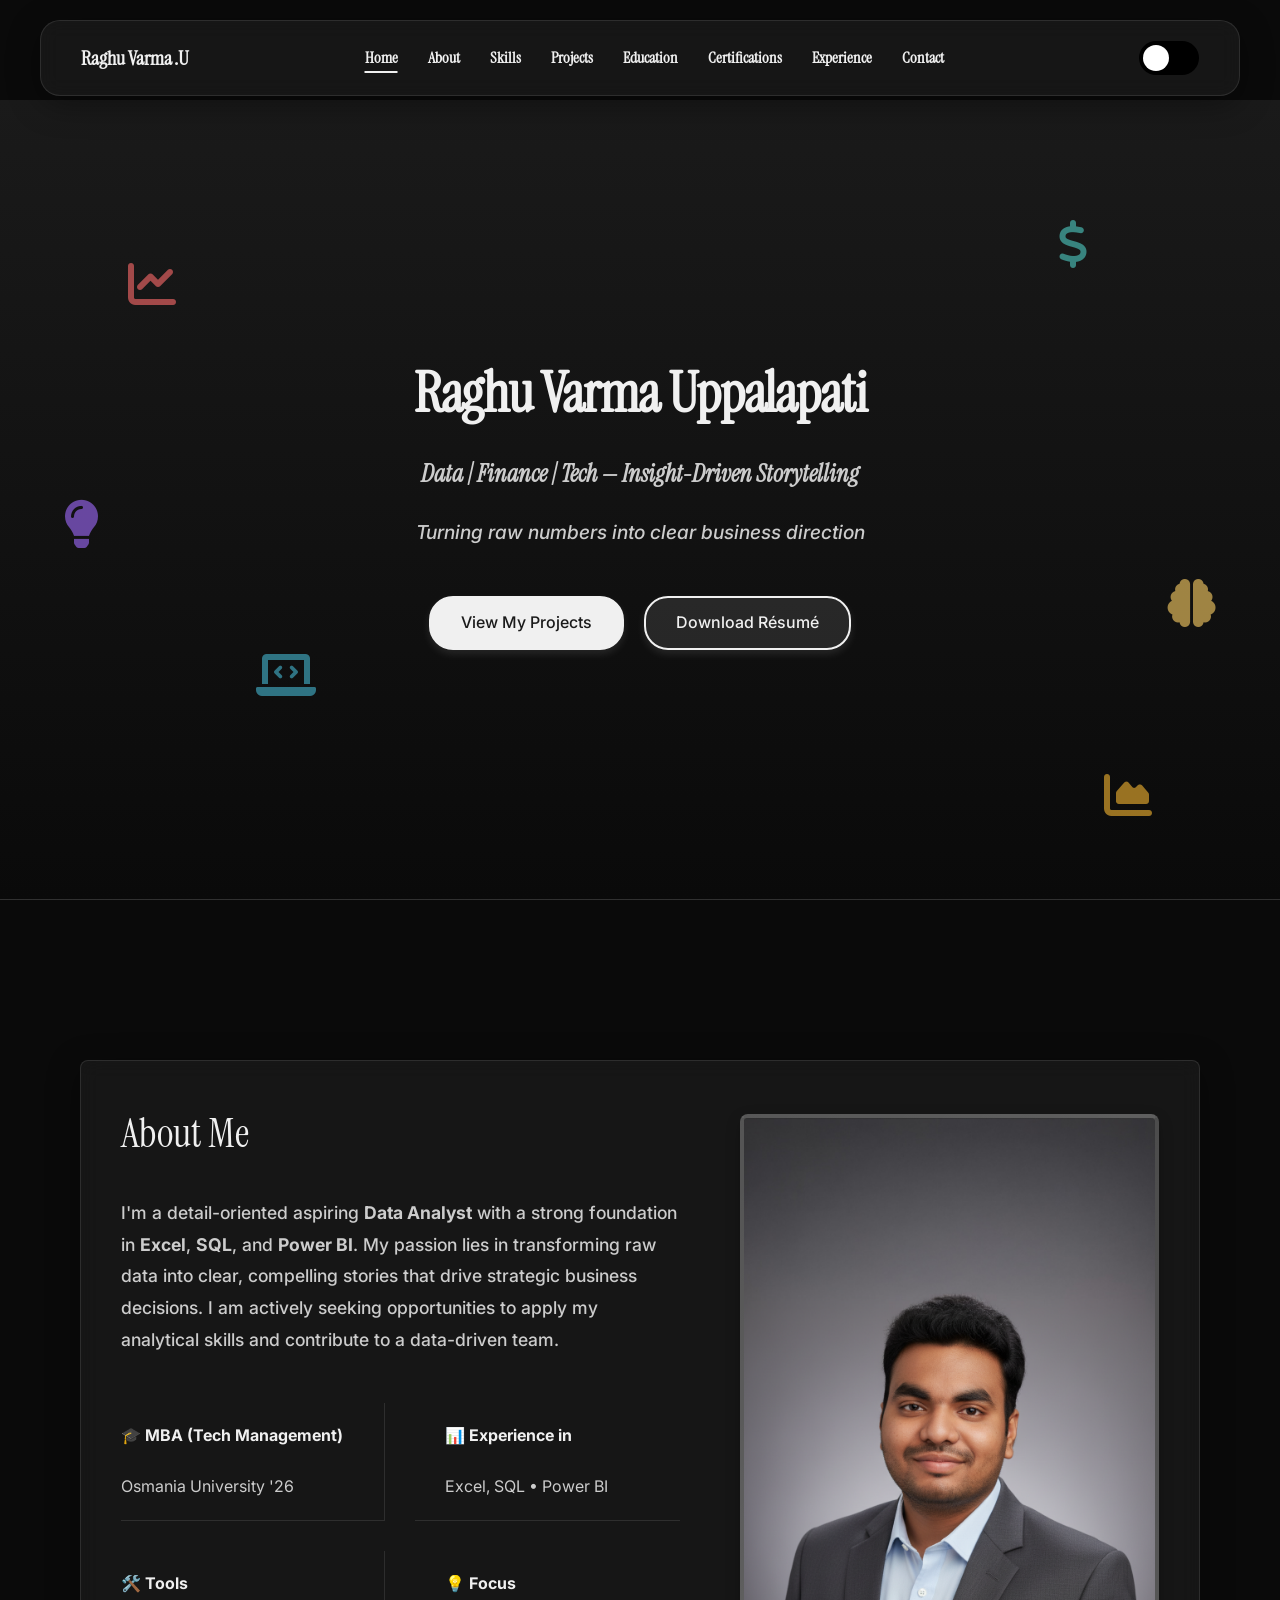
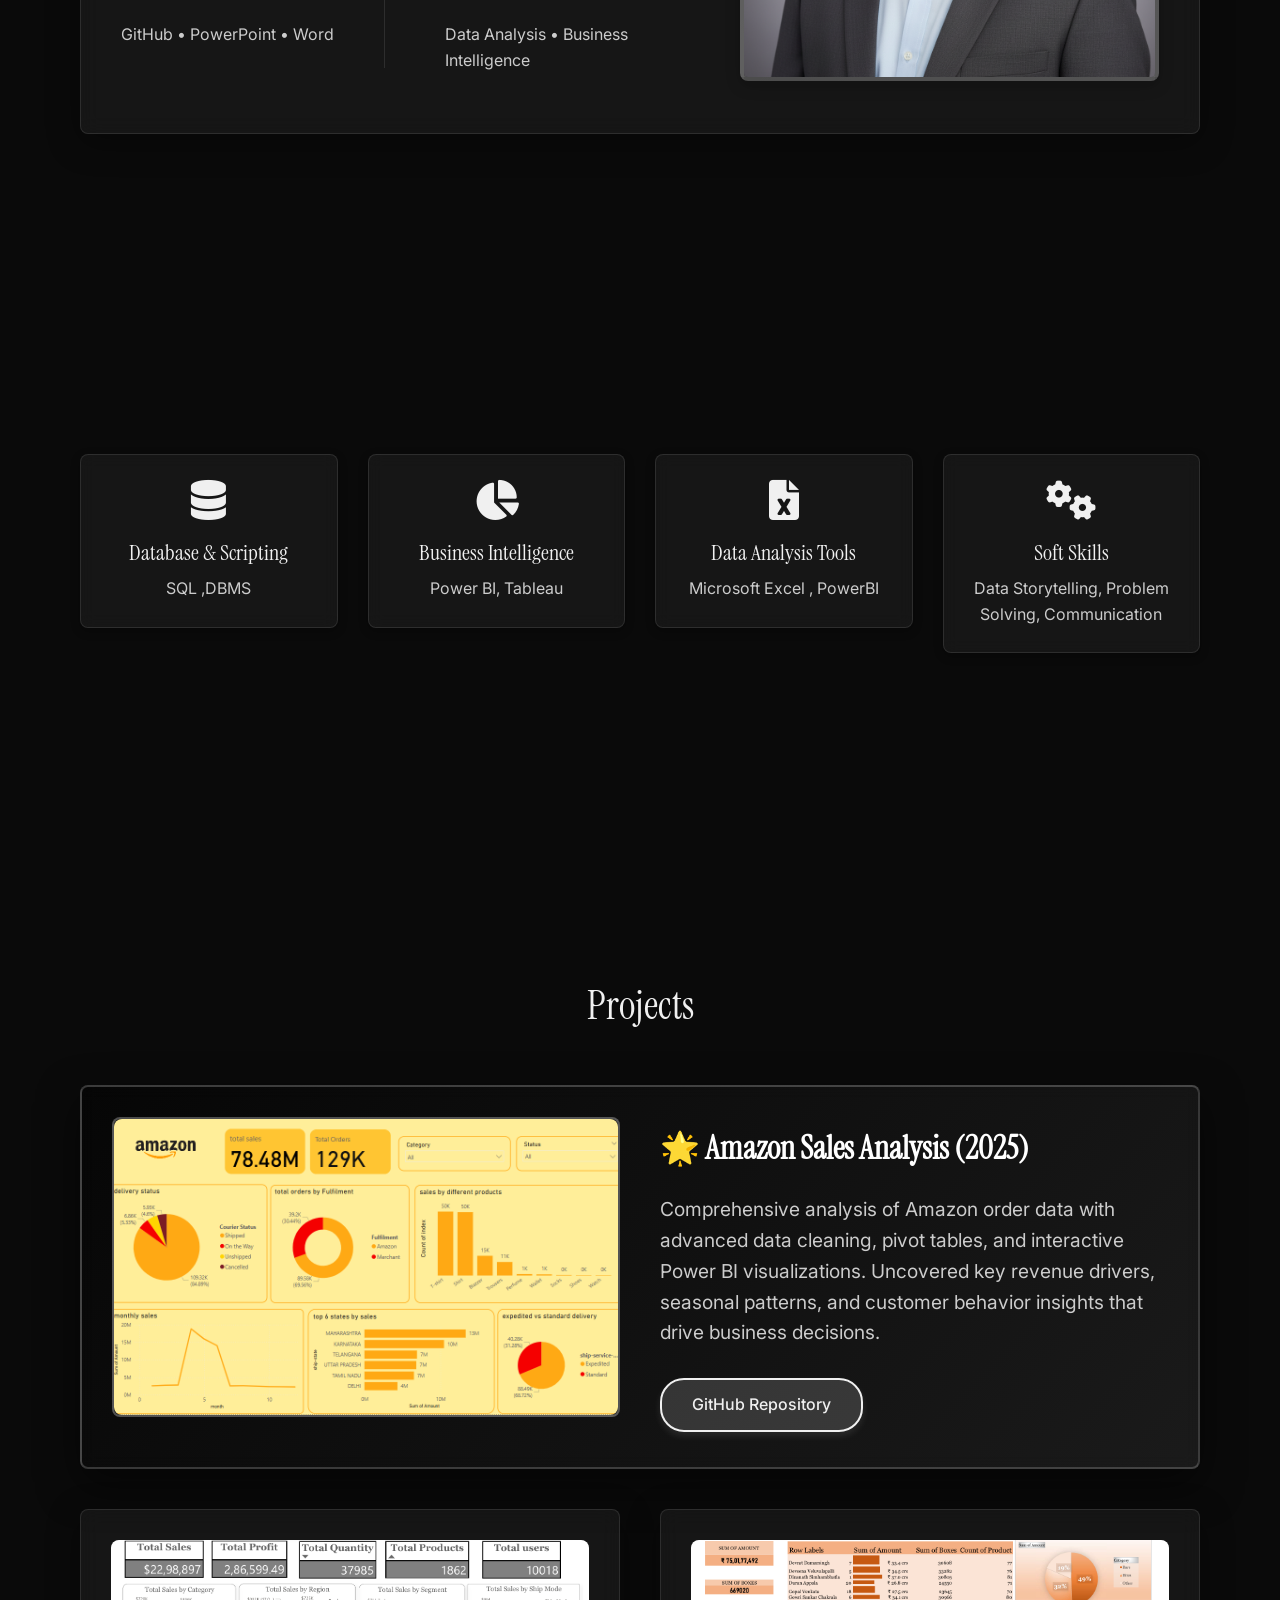
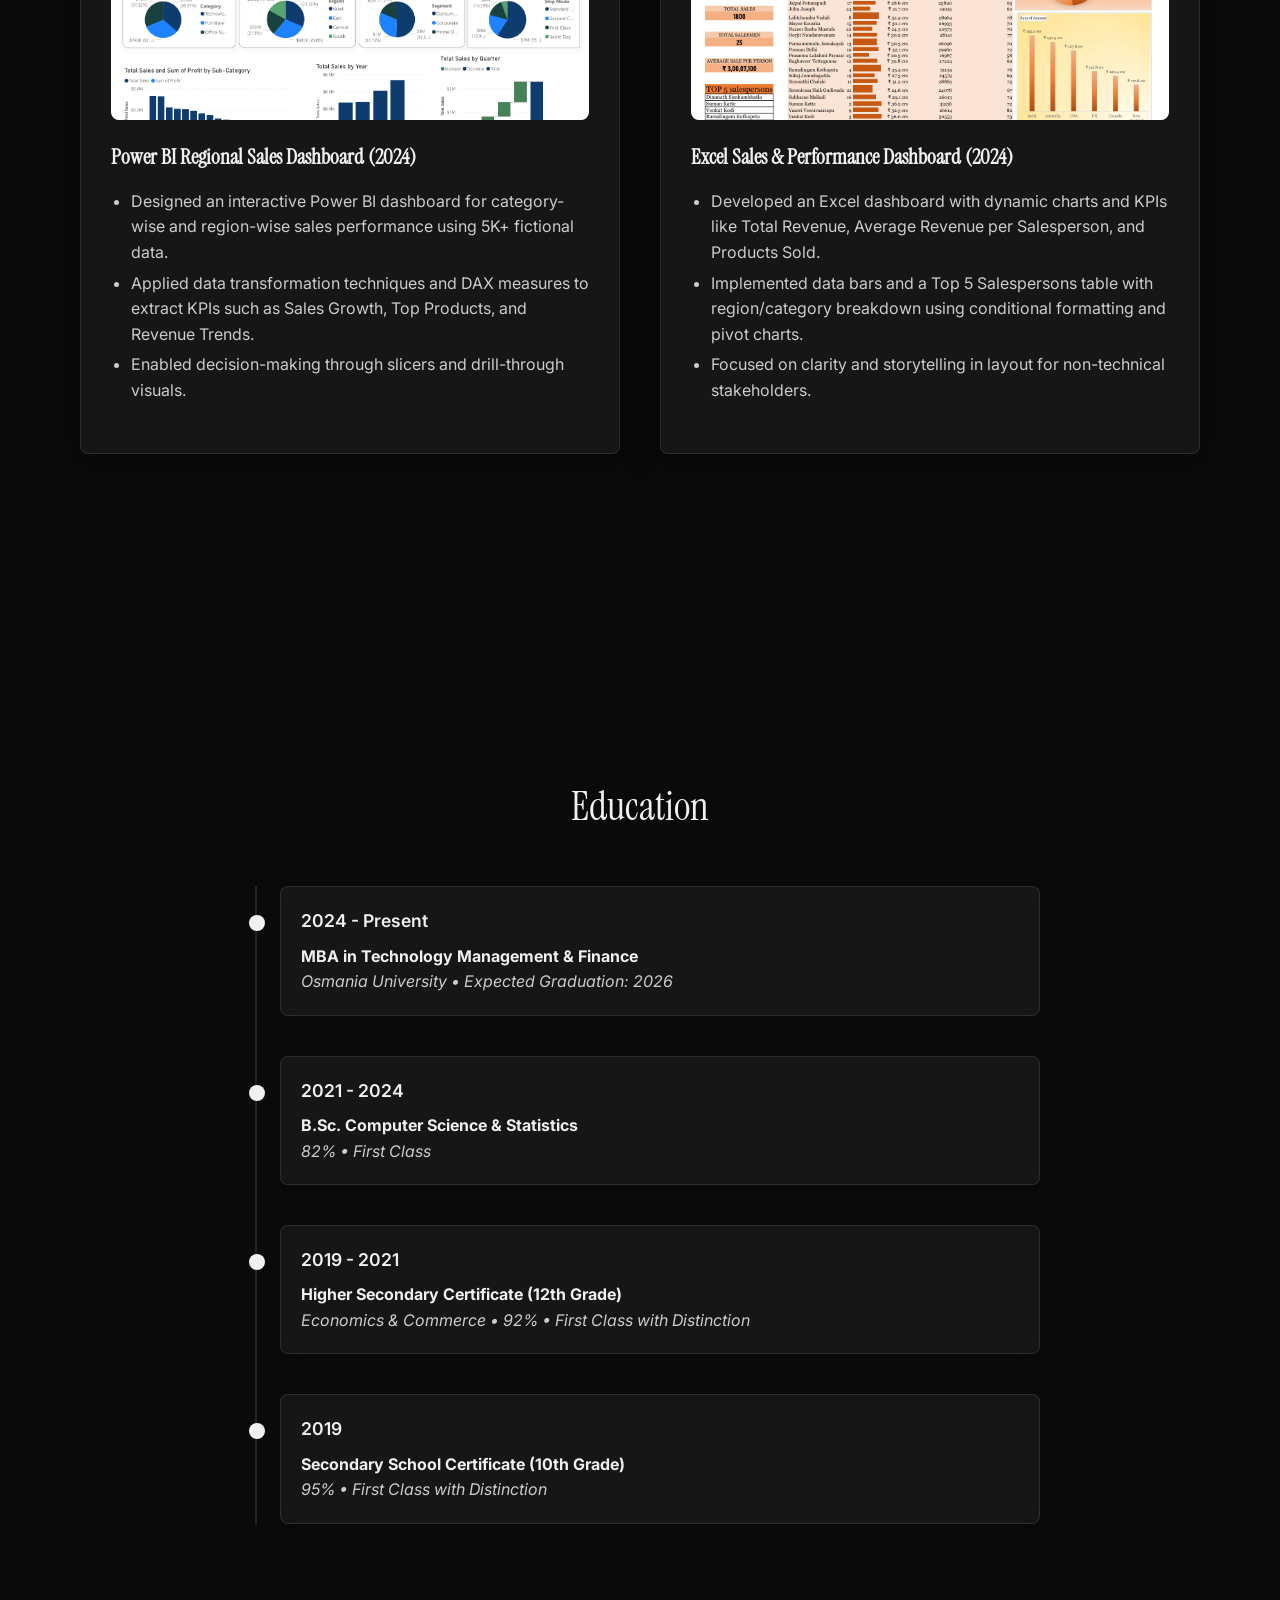
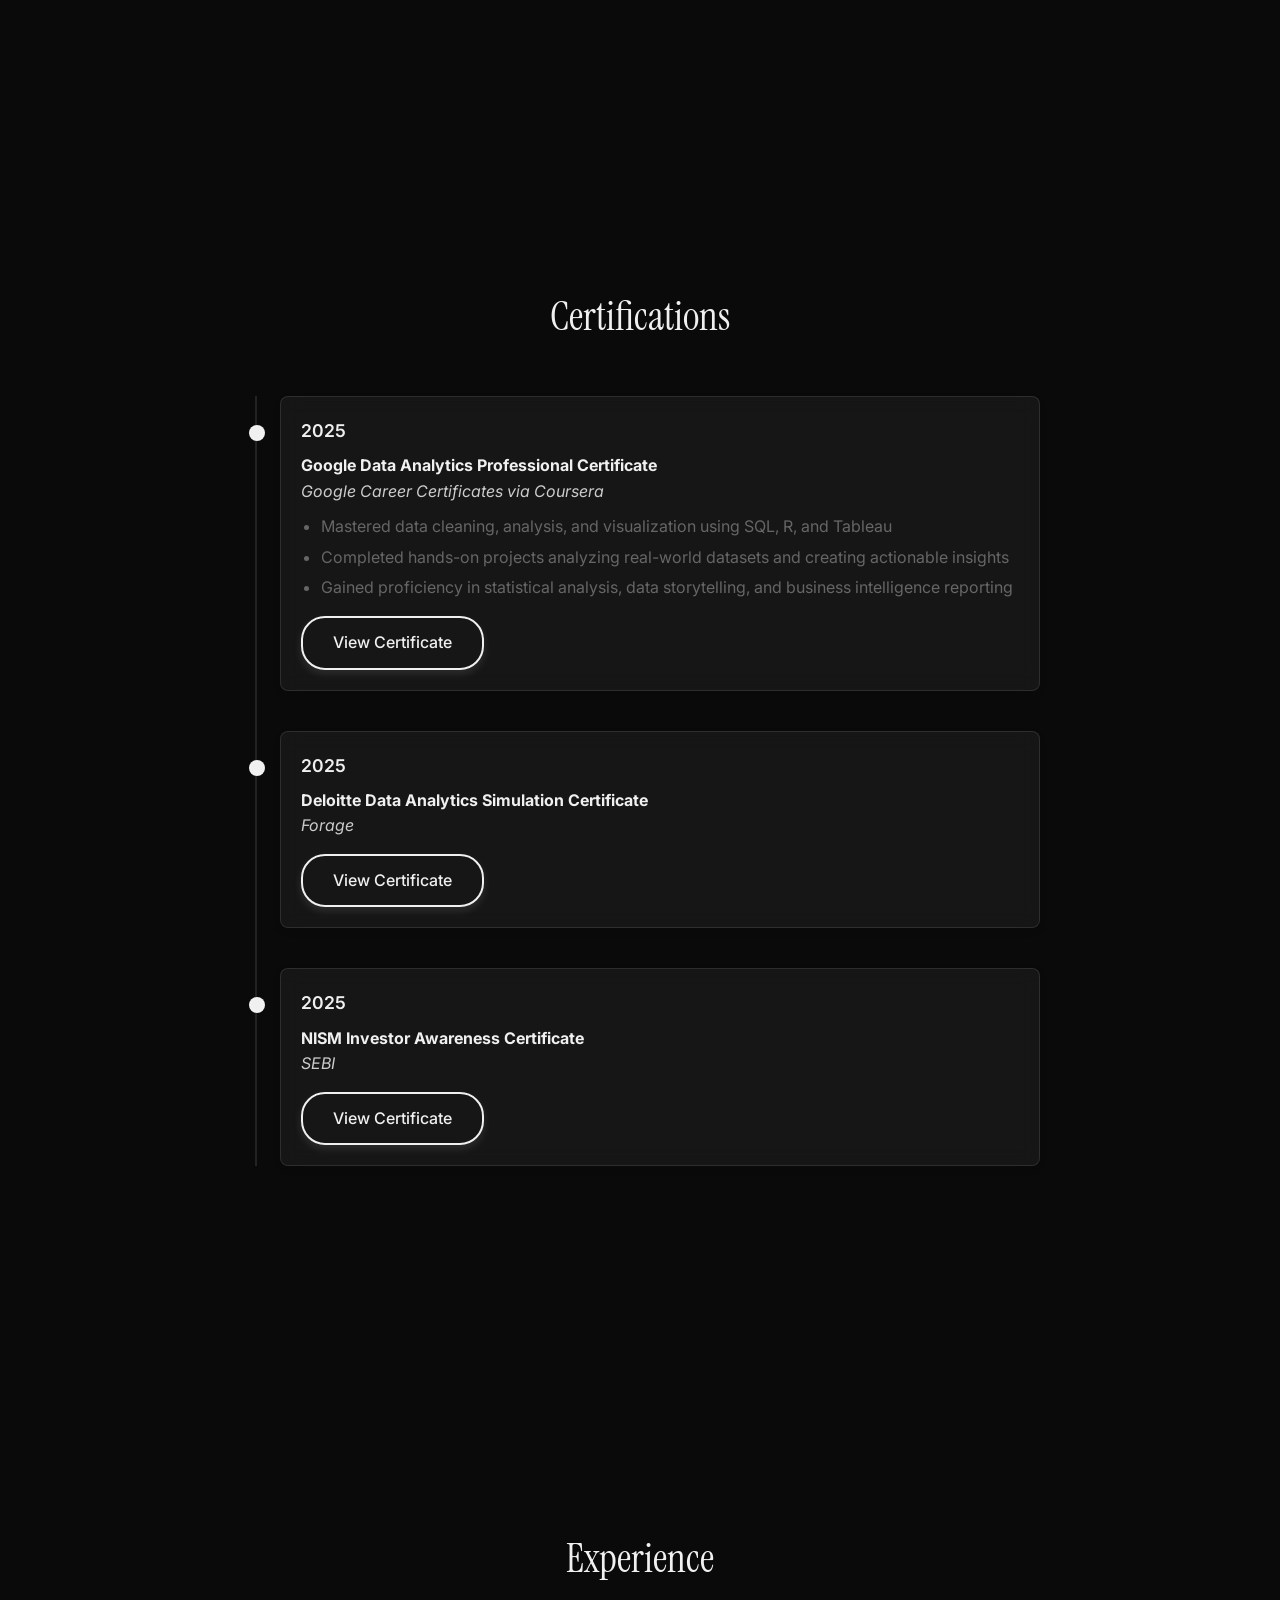
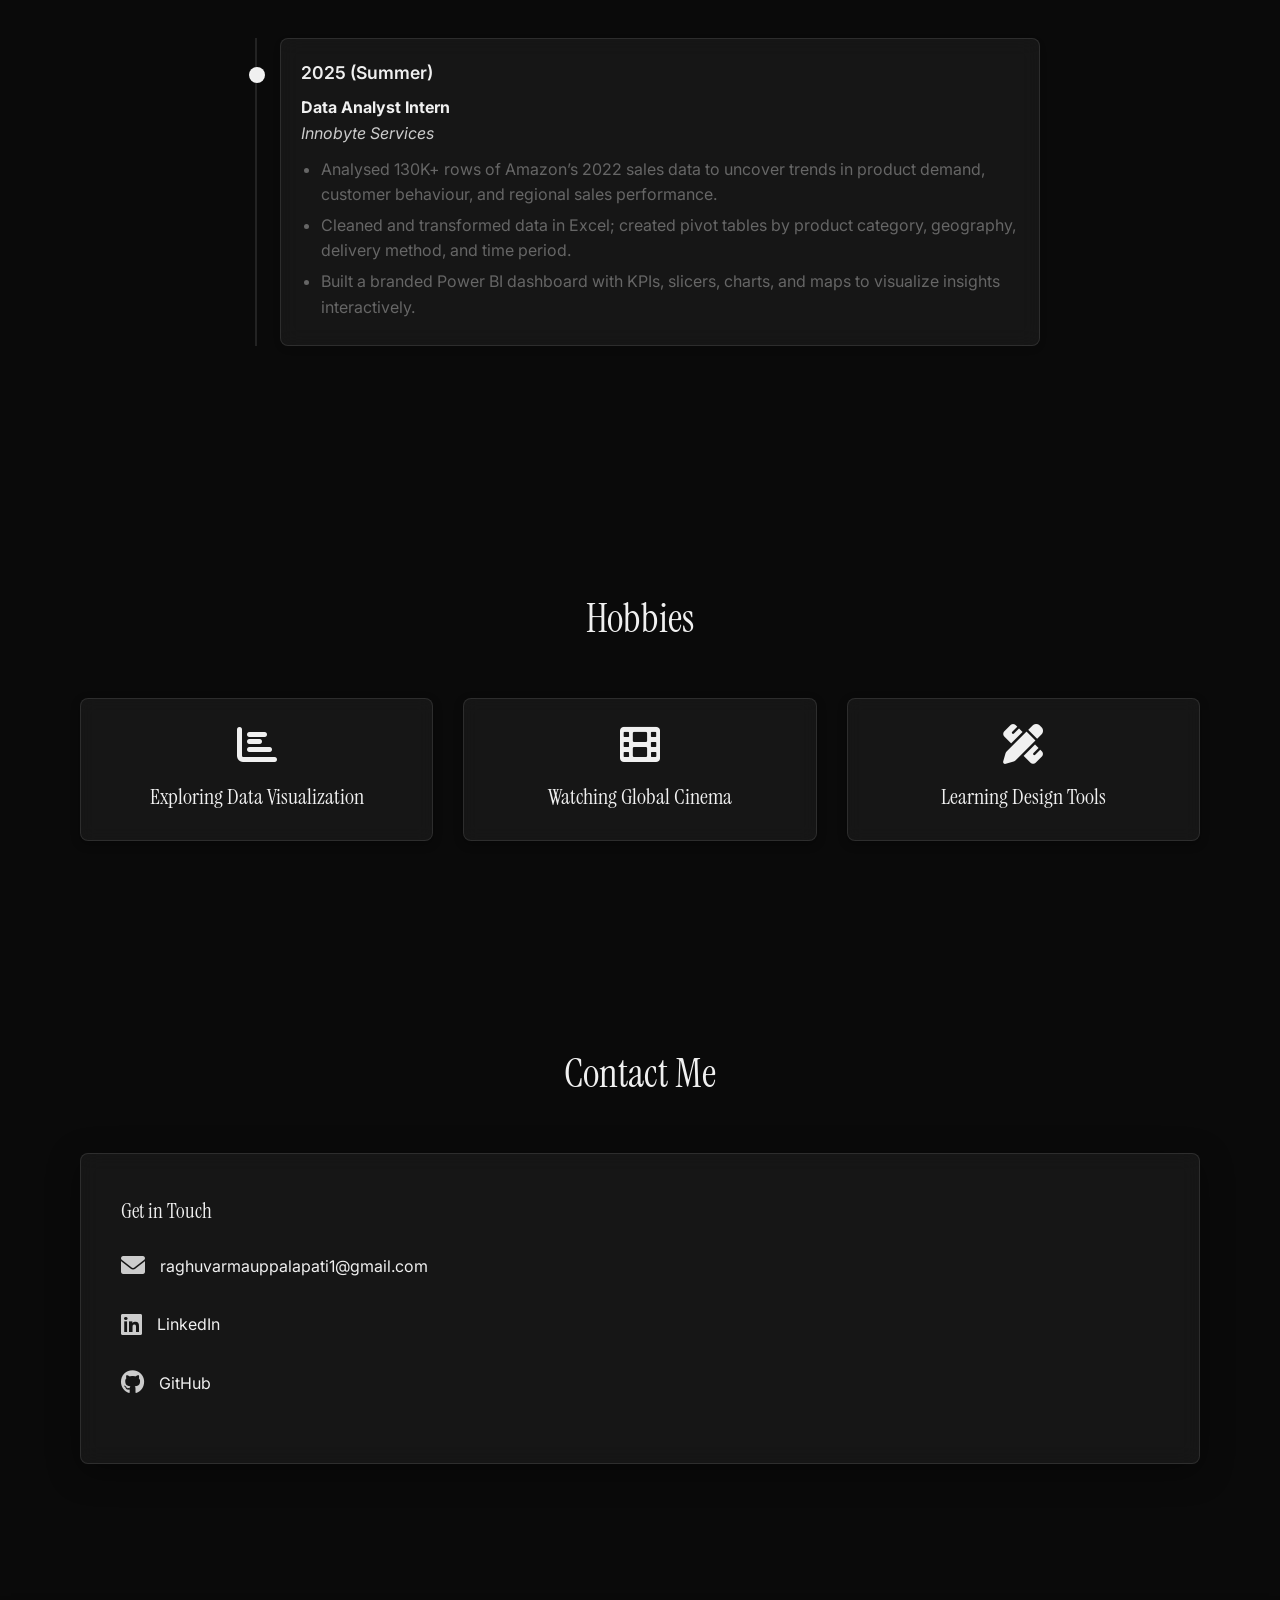
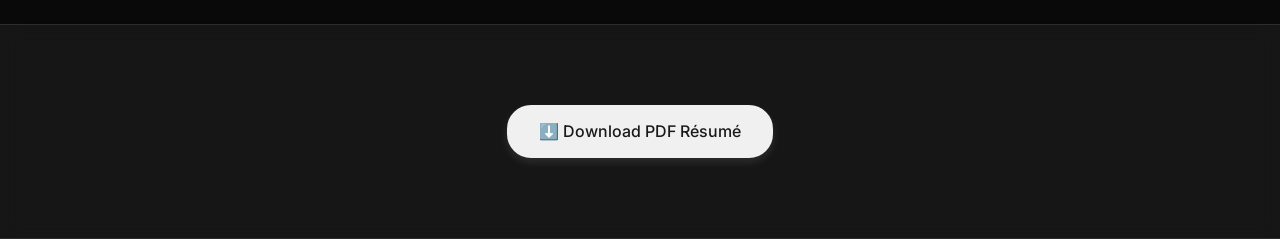
<file: index.html>
<!DOCTYPE html>
<html lang="en">
<head>
    <meta charset="UTF-8">
    <meta name="viewport" content="width=device-width, initial-scale=1.0">
    <title>Raghu Varma Uppalapati - Data Analyst Portfolio</title>
    <link rel="preconnect" href="https://fonts.googleapis.com">
    <link rel="preconnect" href="https://fonts.gstatic.com" crossorigin>
    <!-- Instrument Serif for headings and display text -->
    <link href="https://fonts.googleapis.com/css2?family=Instrument+Serif:ital@0;1&display=swap" rel="stylesheet">
    <!-- Inter for body text and general UI elements -->
    <link href="https://fonts.googleapis.com/css2?family=Inter:ital,opsz,wght@0,14..32,100..900;1,14..32,100..900&display=swap" rel="stylesheet">
    <!-- Font Awesome for icons -->
    <link rel="stylesheet" href="https://cdnjs.cloudflare.com/ajax/libs/font-awesome/6.0.0-beta3/css/all.min.css">
    <style>
        /* General Styles */
        * {
            margin: 0;
            padding: 0;
            box-sizing: border-box;
        }

        html {
            scroll-behavior: smooth;
        }

        body {
            font-family: "Inter", sans-serif; /* Default body font set to Inter */
            background-color: #FFFFFF;
            color: #000000;
            line-height: 1.6;
            overflow-x: hidden;
            -webkit-font-smoothing: antialiased;
            -moz-osx-font-smoothing: grayscale;
            padding-top: 100px; /* Adjusted padding to prevent content from being hidden under the fixed nav */
            transition: background-color 0.3s ease, color 0.3s ease; /* Smooth transition for theme change */
        }

        /* Headings and Logo - using Instrument Serif for a distinct look */
        h1, h2, h3, .logo {
            font-family: "Instrument Serif", serif;
            font-weight: 700; /* Bold variant for headings */
            transition: color 0.3s ease; /* Smooth transition for theme change */
        }

        /* Navigation */
        nav {
            position: fixed;
            top: 20px; /* Separated from the top */
            left: 50%;
            transform: translateX(-50%); /* Center the nav bar */
            width: calc(100% - 40px); /* Reduced width for separation and rounded corners */
            max-width: 1200px; /* Max width to keep it contained */
            z-index: 1000;
            transition: all 0.3s ease;
            padding: 20px 0;
            box-shadow: 0 2-3px 10px rgba(0, 0, 0, 0.05); /* Subtle shadow for depth */
            border-radius: 20px; /* Rounded corners */
            background-color: #FFFFFF; /* Ensure background is white when not scrolled */
            transition: background-color 0.3s ease, box-shadow 0.3s ease, border 0.3s ease; /* Smooth transition for theme change */
        }

        nav.scrolled {
            background-color: #FFFFFF;
            border-bottom: 1px solid #E5E5E5;
            padding: 15px 0;
            box-shadow: 0 4px 15px rgba(0, 0, 0, 0.1); /* Stronger shadow when scrolled */
        }

        nav .nav-container {
            max-width: 1200px; /* Keep content within max width */
            margin: 0 auto;
            padding: 0 40px; /* Inner padding for links */
            display: flex;
            justify-content: space-between;
            align-items: center;
        }

        .logo {
            font-size: 20px;
            text-decoration: none;
            color: #000000;
            transition: color 0.2s ease;
        }

        .logo:hover {
            color: #BFBFBF;
        }

        .nav-links {
            display: flex;
            list-style: none;
            gap: 30px;
        }

        .nav-links a {
            text-decoration: none;
            color: #000000;
            font-weight: 400;
            transition: color 0.2s ease, text-decoration 0.3s ease, text-underline-offset 0.3s ease; /* Added transitions for underline */
            font-family: "Instrument Serif", serif; /* Changed to Instrument Serif for nav links */
            font-weight: 600; /* Slightly bold for nav links */
        }

        .nav-links a:hover {
            color: #BFBFBF;
        }

        .nav-links a.active {
            text-decoration: underline;
            text-underline-offset: 8px; /* Space between text and underline */
            text-decoration-thickness: 2px; /* Thickness of the underline */
            text-decoration-color: #000000; /* Color of the underline */
        }

        /* Container */
        .container {
            max-width: 1200px;
            margin: 0 auto;
            padding: 0 40px;
        }

        /* Sections */
        section {
            padding: 10rem 0;
            position: relative; /* For fade-in animation */
            transition: background-color 0.3s ease, color 0.3s ease; /* Smooth transition for theme change */
        }

        section.hero {
            padding: 10rem 0 10rem; /* Reduced top padding */
            position: relative; /* Needed for positioning floating icons */
            overflow: hidden; /* Hide icons if they float too far out */
            display: flex; /* Use flexbox for vertical centering */
            flex-direction: column;
            justify-content: center; /* Center content vertically */
            min-height: calc(100vh - 100px); /* Adjust min-height to fill viewport minus body padding */
        }

        /* Fade-in animation */
        .fade-in {
            opacity: 0;
            transform: translateY(30px);
            transition: opacity 0.8s ease-out, transform 0.8s ease-out; /* Slower and smoother */
        }

        .fade-in.visible {
            opacity: 1;
            transform: translateY(0);
        }

        /* Hero Section */
        .hero {
            text-align: center;
            background: linear-gradient(180deg, #f8f8f8 0%, #ffffff 100%); /* Subtle gradient */
            border-bottom: 1px solid #E5E5E5;
        }

        .hero h1 {
            font-size: 3.5rem;
            margin-bottom: 1rem;
            letter-spacing: -0.02em;
            color: #000000;
        }

        .hero h2 {
            font-size: 1.5rem;
            margin-bottom: 1.5rem;
            color: #666666; /* Slightly darker grey */
        }

        .hero .tagline {
            font-size: 1.2rem;
            font-weight: 500;
            margin-bottom: 3rem;
            color: #333333;
            font-family: "Inter", sans-serif; /* Tagline also Inter */
            font-style: normal; /* Default to normal for light theme */
        }

        .hero .cta-buttons {
            display: flex;
            gap: 20px;
            justify-content: center;
            flex-wrap: wrap;
        }

        /* Floating Icons */
        .floating-icon {
            position: absolute;
            font-size: 3rem; /* Base size for icons */
            opacity: 0.6; /* Slightly transparent */
            animation: float 6s ease-in-out infinite; /* Floating animation */
            z-index: 0; /* Behind text */
        }

        /* Define floating animation */
        @keyframes float {
            0% { transform: translateY(0px); opacity: 0.6; }
            50% { transform: translateY(-20px); opacity: 0.8; }
            100% { transform: translateY(0px); opacity: 0.6; }
        }

        /* Specific icon positioning and colors */
        .icon-data {
            top: 20%;
            left: 10%;
            color: #FF6B6B; /* Reddish */
            animation-delay: 0s;
        }
        .icon-finance {
            top: 15%;
            right: 15%;
            color: #4ECDC4; /* Teal */
            animation-delay: 1s;
        }
        .icon-tech {
            bottom: 25%;
            left: 20%;
            color: #45B7D1; /* Bluish */
            animation-delay: 2s;
        }
        .icon-viz {
            bottom: 10%;
            right: 10%;
            color: #F7B731; /* Yellowish */
            animation-delay: 3s;
        }
        .icon-idea {
            top: 50%;
            left: 5%;
            color: #A16BFF; /* Purple */
            animation-delay: 4s;
        }
        .icon-brain {
            top: 60%;
            right: 5%;
            color: #FFD166; /* Orange */
            animation-delay: 0.5s;
        }

        /* Buttons */
        .btn {
            display: inline-block;
            padding: 12px 30px;
            border-radius: 24px;
            text-decoration: none;
            font-weight: 500;
            transition: all 0.3s ease;
            border: 2px solid #000000;
            cursor: pointer;
            background: none;
            font-family: "Inter", sans-serif;
            font-size: 16px;
            box-shadow: 0 4px 8px rgba(0, 0, 0, 0.1);
        }

        .btn-primary {
            background-color: #000000;
            color: #FFFFFF;
        }

        .btn-primary:hover {
            background-color: #FFFFFF;
            color: #000000;
            box-shadow: 0 6px 12px rgba(0, 0, 0, 0.2);
        }

        .btn-secondary {
            background-color: #FFFFFF;
            color: #000000;
        }

        .btn-secondary:hover {
            background-color: #000000;
            color: #FFFFFF;
            box-shadow: 0 6-3px 12px rgba(0, 0, 0, 0.2);
        }

        /* Specific style for outline buttons */
        .btn-outline {
            background-color: transparent;
            border: 2px solid #000000;
            color: #000000;
            box-shadow: none;
        }

        .btn-outline:hover {
            background-color: #000000;
            color: #FFFFFF;
            box-shadow: 0 6px 12px rgba(0, 0, 0, 0.2);
        }

        /* About Section */
        .about {
            display: grid;
            grid-template-columns: 4fr 3fr; /* New: 4:3 ratio for content and image */
            gap: 60px;
            align-items: center;
            background-color: #FDFDFD;
            padding: 40px;
            border-radius: 8px;
            box-shadow: 0 5px 20px rgba(0, 0, 0, 0.05);
            transition: background-color 0.3s ease, box-shadow 0.3s ease;
        }

        .about-image {
            width: 100%;
            padding-bottom: 133.33%; /* 4:3 Aspect Ratio for Vertical image (100 / 3 * 4 = 133.33) */
            height: 0;
            position: relative;
            background: linear-gradient(135deg, #BFBFBF 0%, #999999 100%);
            display: flex;
            align-items: center;
            justify-content: center;
            border-radius: 8px; /* Changed to rounded rectangle for vertical image */
            overflow: hidden;
            border: 4px solid #FFFFFF;
            box-shadow: 0 5px 15px rgba(0, 0, 0, 0.1);
            flex-shrink: 0;
            transition: background 0.3s ease, border 0.3s ease, box-shadow 0.3s ease;
        }

        .about-image img {
            position: absolute;
            top: 0;
            left: 0;
            width: 100%;
            height: 100%;
            object-fit: cover;
            display: block;
        }

        .about-content {
            grid-column: 1 / 2; /* Ensure content is in the first column */
        }

        .about-image {
            grid-column: 2 / 3; /* Ensure image is in the second column */
        }

        .about-content h2 {
            font-size: 2.5rem;
            font-weight: 300;
            margin-bottom: 2rem;
            color: #000000;
        }

        .about-summary {
            font-size: 1.1rem;
            line-height: 1.8;
            margin-bottom: 3rem;
            font-weight: 500;
            color: #444444;
            font-family: "Inter", sans-serif;
        }

        .about-facts {
            display: grid;
            grid-template-columns: repeat(auto-fit, minmax(250px, 1fr));
            gap: 30px;
            align-items: start;
        }

        .fact-item {
            padding: 20px 0;
            border-bottom: 1px solid #E5E5E5;
            display: flex;
            flex-direction: column;
            align-items: flex-start;
            font-family: "Inter", sans-serif;
            transition: border-color 0.3s ease; /* Smooth transition for theme change */
        }

        .fact-item:nth-child(odd) {
            border-right: 1px solid #E5E5E5;
            padding-right: 30px;
        }

        .fact-item:nth-child(even) {
            padding-left: 30px;
        }

        .fact-item:nth-last-child(-n + 2) {
            border-bottom: none;
        }

        /* Skills Section Styles */
        .skills h2 {
            font-size: 2.5rem;
            font-weight: 300;
            margin-bottom: 3rem;
            text-align: center;
            color: #000000;
        }

        .skills-grid {
            display: grid;
            grid-template-columns: repeat(auto-fit, minmax(250px, 1fr));
            gap: 30px;
            justify-content: center;
            align-items: start;
        }

        .skill-item {
            background-color: #FDFDFD;
            border: 1px solid #E5E5E5;
            padding: 25px;
            border-radius: 8px;
            box-shadow: 0 3px 10px rgba(0, 0, 0, 0.05);
            transition: transform 0.2s ease, box-shadow 0.2s ease, background-color 0.3s ease, border 0.3s ease;
            text-align: center;
        }

        .skill-item:hover {
            transform: translateY(-5px);
            box-shadow: 0 6px 15px rgba(0, 0, 0, 0.1);
        }

        .skill-item .icon {
            font-size: 2.5rem;
            color: #000000;
            margin-bottom: 15px;
        }

        .skill-item h3 {
            font-family: "Instrument Serif", serif;
            font-weight: 500;
            font-size: 1.4rem;
            margin-bottom: 0;
        }

        .skill-item p {
            font-family: "Inter", sans-serif;
            font-weight: 400;
            color: #666;
            font-size: 1rem;
            margin-top: 5px;
        }

        /* Projects Section */
        .projects h2 {
            font-size: 2.5rem;
            font-weight: 300;
            margin-bottom: 3rem;
            text-align: center;
            color: #000000;
        }

        .projects-carousel {
            display: flex;
            flex-direction: column;
            gap: 40px;
        }
        
        /* New Styles for side-by-side projects */
        .other-projects-grid {
            display: grid;
            grid-template-columns: repeat(auto-fit, minmax(300px, 1fr));
            gap: 40px;
        }

        .project-card {
            background-color: #FFFFFF;
            border: 1px solid #E5E5E5;
            padding: 30px;
            border-radius: 8px;
            box-shadow: 0 5px 15px rgba(0, 0, 0, 0.08);
            transition: transform 0.2s ease, box-shadow 0.2s ease, background-color 0.3s ease, border 0.3s ease; /* Smooth transition for theme change */
        }

        .project-card:hover {
            transform: translateY(-8px);
            box-shadow: 0 10px 25px rgba(0, 0, 0, 0.15);
        }

        /* Featured Project - Amazon Sales Analysis */
        .project-card.featured {
            background: linear-gradient(135deg, #000000 0%, #333333 100%);
            color: #FFFFFF;
            border: 2px solid #000000;
            box-shadow: 0 15px 40px rgba(0, 0, 0, 0.3);
            position: relative;
            overflow: hidden;
        }

        .project-card.featured::before {
            content: '';
            position: absolute;
            top: 0;
            left: 0;
            right: 0;
            bottom: 0;
            background: linear-gradient(45deg, transparent 30%, rgba(255, 255, 255, 0.1) 50%, transparent 70%);
            transform: translateX(-100%);
            transition: transform 0.6s ease;
            z-index: 1;
        }

        .project-card.featured:hover::before {
            transform: translateX(100%);
        }

        .project-card.featured .project-image {
            background: linear-gradient(45deg, #444444, #666666);
            color: #FFFFFF;
            border: 2px solid #666666;
            box-shadow: inset 0 0 15px rgba(0, 0, 0, 0.3);
        }

        .project-card.featured h3 {
            color: #FFFFFF;
            font-size: 1.8rem;
            position: relative;
            z-index: 2;
        }

        .project-card.featured p {
            font-family: "Inter", sans-serif;
            font-weight: 400;
            color: #CCCCCC;
            font-size: 1.1rem;
            position: relative;
            z-index: 2;
        }

        /* Specific styling for buttons within the featured project card */
        .project-card.featured .btn-secondary {
            background-color: #FFFFFF;
            color: #000000;
            border-color: #000000;
        }

        .project-card.featured .btn-secondary:hover {
            background-color: #000000;
            color: #FFFFFF;
            border-color: #FFFFFF;
        }


        /* Featured project layout */
        .featured-project {
            display: grid;
            grid-template-columns: 1fr 1fr;
            gap: 40px;
            align-items: center;
        }

        .featured-project .project-image {
            width: 100%;
            height: 300px;
            background-color: #BFBFBF; /* Changed to solid color for simplicity */
            display: flex;
            align-items: center;
            justify-content: center;
            color: #FFFFFF;
            font-size: 16px;
            border-radius: 8px;
            overflow: hidden;
        }
        
        .project-screenshot {
            width: 100%;
            height: 100%;
            object-fit: cover; /* This is key to making the image fit the container */
            border-radius: 8px;
        }

        .featured-project .project-content h3 {
            font-size: 2rem;
            margin-bottom: 20px;
            color: #FFFFFF;
        }

        .featured-project .project-content p {
            font-size: 1.2rem;
            line-height: 1.6;
            margin-bottom: 30px;
            color: #CCCCCC;
        }

        .featured-project .project-buttons {
            display: flex;
            gap: 20px;
            flex-wrap: wrap;
        }

        .featured-project .project-buttons .btn {
            padding: 12px 30px;
            font-size: 16px;
        }

        /* Other projects grid */
        .other-projects {
            display: grid;
            grid-template-columns: repeat(auto-fit, minmax(300px, 1fr));
            gap: 40px;
        }

        .project-image {
            width: 100%;
            height: 180px;
            background-color: #BFBFBF;
            margin-bottom: 20px;
            display: flex;
            align-items: center;
            justify-content: center;
            color: #FFFFFF;
            font-size: 14px;
            border-radius: 8px;
            overflow: hidden;
        }

        .project-card h3 {
            font-size: 1.3rem;
            margin-bottom: 15px;
            color: #000000;
        }

        .project-card ul {
            font-family: "Inter", sans-serif;
            font-weight: 400;
            font-size: 1rem;
            line-height: 1.6;
            margin-bottom: 20px;
            color: #666;
            padding-left: 20px;
            list-style: disc;
        }

        .project-card ul li {
            margin-bottom: 5px;
        }

        .project-buttons {
            display: flex;
            gap: 15px;
            flex-wrap: wrap;
        }

        .project-buttons .btn {
            padding: 8px 20px;
            font-size: 14px;
        }

        /* Achievements Section (Certifications & Education & Experience) */
        .achievements h2 {
            font-size: 2.5rem;
            font-weight: 300;
            margin-bottom: 3rem;
            text-align: center;
            color: #000000;
        }

        .timeline {
            position: relative;
            padding-left: 40px;
            max-width: 800px;
            margin: 0 auto;
        }

        .timeline::before {
            content: '';
            position: absolute;
            left: 15px;
            top: 0;
            bottom: 0;
            width: 2px;
            background-color: #E5E5E5;
            transition: background-color 0.3s ease; /* Smooth transition for theme change */
        }

        .timeline-item {
            position: relative;
            margin-bottom: 40px;
            background-color: #FDFDFD;
            padding: 20px;
            border-radius: 8px;
            box-shadow: 0 3px 10px rgba(0, 0, 0, 0.05);
            transition: transform 0.2s ease, box-shadow 0.2s ease, background-color 0.3s ease, border 0.3s ease; /* Smooth transition for theme change */
        }

        .timeline-item:hover {
            transform: translateY(-5px);
            box-shadow: 0 6px 15px rgba(0, 0, 0, 0.1);
        }

        .timeline-item::before {
            content: '';
            position: absolute;
            left: -32px;
            top: 28px;
            width: 12px;
            height: 12px;
            background-color: #000000;
            border-radius: 50%;
            border: 2px solid #FFFFFF;
            z-index: 1;
            transition: background-color 0.3s ease, border-color 0.3s ease; /* Smooth transition for theme change */
        }

        .timeline-year {
            font-family: "Inter", sans-serif;
            font-weight: 600;
            font-size: 1.1rem;
            margin-bottom: 8px;
            color: #333333;
        }

        .timeline-description {
            font-family: "Inter", sans-serif;
            font-weight: 400;
            font-size: 1rem;
            line-height: 1.6;
            color: #666;
        }

        .timeline-description strong {
            font-family: "Inter", sans-serif;
            font-weight: 700;
            color: #000000;
        }

        .timeline-description ul {
            font-family: "Inter", sans-serif;
            font-weight: 400;
            margin-top: 10px;
            padding-left: 20px;
            color: #666;
            list-style: disc;
        }

        .timeline-description ul li {
            margin-bottom: 5px;
        }

        /* Hobbies Section */
        .hobbies {
            background-color: #FDFDFD;
            padding: 40px;
            border-radius: 8px;
            box-shadow: 0 5px 20px rgba(0, 0, 0, 0.05);
            text-align: center;
            transition: background-color 0.3s ease, box-shadow 0.3s ease;
        }

        .hobbies h2 {
            font-size: 2.5rem;
            font-weight: 300;
            margin-bottom: 3rem;
            color: #000000;
        }

        .hobbies-grid {
            display: grid;
            grid-template-columns: repeat(auto-fit, minmax(250px, 1fr));
            gap: 30px;
            justify-content: center;
            align-items: start;
        }

        .hobby-item {
            background-color: #FFFFFF;
            border: 1px solid #E5E5E5;
            padding: 25px;
            border-radius: 8px;
            box-shadow: 0 3px 10px rgba(0, 0, 0, 0.05);
            transition: transform 0.2s ease, box-shadow 0.2s ease, background-color 0.3s ease, border 0.3s ease;
            text-align: center;
        }

        .hobby-item:hover {
            transform: translateY(-5px);
            box-shadow: 0 6px 15px rgba(0, 0, 0, 0.1);
        }

        .hobby-item .icon {
            font-size: 2.5rem;
            color: #000000;
            margin-bottom: 15px;
            transition: color 0.3s ease;
        }

        .hobby-item h3 {
            font-family: "Instrument Serif", serif;
            font-weight: 500;
            font-size: 1.4rem;
            margin-bottom: 0;
        }

        /* Contact Section */
        .contact h2 {
            font-size: 2.5rem;
            font-weight: 300;
            margin-bottom: 3rem;
            text-align: center;
            color: #000000;
        }

        .contact-content {
            display: grid;
            grid-template-columns: 1fr 1fr;
            gap: 60px;
            background-color: #FDFDFD;
            padding: 40px;
            border-radius: 8px;
            box-shadow: 0 5px 20px rgba(0, 0, 0, 0.05);
            transition: background-color 0.3s ease, box-shadow 0.3s ease;
        }

        .contact-form {
            display: flex;
            flex-direction: column;
        }

        .form-group {
            display: flex;
            flex-direction: column;
        }

        .form-group label {
            font-family: "Inter", sans-serif;
            font-weight: 500;
            margin-bottom: 8px;
            color: #333333;
        }

        .form-group input,
        .form-group textarea {
            font-family: "Inter", sans-serif;
            font-weight: 400;
            padding: 12px;
            border: 1px solid #E5E5E5;
            border-radius: 4px;
            font-size: 16px;
            transition: border-color 0.2s ease, box-shadow 0.2s ease, background-color 0.3s ease, color 0.3s ease;
        }

        .form-group input:focus,
        .form-group textarea:focus {
            outline: none;
            border-color: #000000;
            box-shadow: 0 0 0 3px rgba(0, 0, 0, 0.1);
        }

        .contact-details h3 {
            font-size: 1.3rem;
            font-weight: 500;
            margin-bottom: 20px;
            color: #000000;
        }

        .contact-item {
            font-family: "Inter", sans-serif;
            font-weight: 400;
            display: flex;
            align-items: center;
            gap: 15px;
            margin-bottom: 20px;
            color: #444444;
        }

        .contact-item span {
            font-size: 1.5rem;
        }

        .contact-item a {
            color: #000000;
            text-decoration: none;
            transition: color 0.2s ease;
        }

        .contact-item a:hover {
            color: #BFBFBF;
        }

        /* Resume Section */
        .resume {
            text-align: center;
            padding: 5rem 0;
            background-color: #F8F8F8;
            border-top: 1px solid #E5E5E5;
            border-bottom: 1px solid #E5E5E5;
            transition: background-color 0.3s ease, border-color 0.3s ease;
        }

        /* Footer */
        footer {
            border-top: 1px solid #E5E5E5;
            padding: 40px 0;
            background-color: #FFFFFF;
            color: #666;
            font-family: "Inter", sans-serif;
            font-weight: 400;
            transition: background-color 0.3s ease, color 0.3s ease, border-color 0.3s ease;
        }

        .footer-content {
            display: flex;
            justify-content: space-between;
            align-items: center;
            flex-wrap: wrap;
            gap: 20px;
        }

        .footer-links {
            display: flex;
            gap: 20px;
        }

        .footer-links a {
            color: #000000;
            text-decoration: none;
            font-size: 24px;
            transition: color 0.2s ease;
        }

        .footer-links a:hover {
            color: #BFBFBF;
        }

        /* Theme Switch Styles */
        .theme-switch-wrapper {
            display: flex;
            align-items: center;
            justify-content: center;
            margin-left: 20px;
            flex-shrink: 0;
        }

        .theme-switch {
            position: relative;
            display: inline-block;
            width: 60px;
            height: 34px;
        }

        .theme-switch input {
            opacity: 0;
            width: 0;
            height: 0;
        }

        .slider {
            position: absolute;
            cursor: pointer;
            top: 0;
            left: 0;
            right: 0;
            bottom: 0;
            background-color: #000000;
            transition: .4s;
            border-radius: 34px;
        }

        .slider:before {
            position: absolute;
            content: "";
            height: 26px;
            width: 26px;
            left: 4px;
            bottom: 4px;
            background-color: white;
            transition: .4s;
            border-radius: 50%;
        }

        input:checked + .slider {
            background-color: #E5E5E5;
        }

        input:checked + .slider:before {
            transform: translateX(26px);
            background-color: #000000;
        }

        /* Dark Theme - Glassmorphism */
        body.dark-theme {
            background-color: #0a0a0a;
            color: #f0f0f0;
        }

        body.dark-theme h1,
        body.dark-theme h2,
        body.dark-theme h3,
        body.dark-theme .logo,
        body.dark-theme .nav-links a {
            color: #f0f0f0;
        }

        body.dark-theme nav {
            background-color: rgba(255, 255, 255, 0.05);
            backdrop-filter: blur(10px);
            border: 1px solid rgba(255, 255, 255, 0.1);
            box-shadow: 0 8px 32px 0 rgba(0, 0, 0, 0.37);
        }

        /* Adjust specific dark theme styles for elements that now have glassmorphism */
        body.dark-theme nav.scrolled {
            background-color: rgba(255, 255, 255, 0.08);
            border-bottom: 1px solid rgba(255, 255, 255, 0.15);
            box-shadow: 0 4px 15px rgba(0, 0, 0, 0.4);
        }

        body.dark-theme .nav-links a.active {
            text-decoration-color: #f0f0f0;
        }

        body.dark-theme .hero {
            background: linear-gradient(180deg, #1a1a1a 0%, #0a0a0a 100%);
            border-bottom: 1px solid rgba(255, 255, 255, 0.1);
        }

        body.dark-theme .hero h2,
        body.dark-theme .tagline {
            color: #cccccc;
            font-style: italic;
        }

        body.dark-theme .btn-primary {
            background-color: #f0f0f0;
            color: #1a1a1a;
            border-color: #f0f0f0;
            box-shadow: 0 4px 8px rgba(255, 255, 255, 0.1);
        }

        body.dark-theme .btn-primary:hover {
            background-color: #1a1a1a;
            color: #f0f0f0;
            box-shadow: 0 6px 12px rgba(255, 255, 255, 0.2);
        }

        body.dark-theme .btn-secondary {
            background-color: rgba(255, 255, 255, 0.1);
            color: #f0f0f0;
            border-color: #f0f0f0;
            box-shadow: 0 4px 8px rgba(255, 255, 255, 0.1);
        }

        body.dark-theme .btn-secondary:hover {
            background-color: rgba(255, 255, 255, 0.2);
            color: #f0f0f0;
            box-shadow: 0 6px 12px rgba(255, 255, 255, 0.2);
        }

        body.dark-theme .btn-outline {
            background-color: transparent;
            border: 2px solid #f0f0f0;
            color: #f0f0f0;
            box-shadow: 0 4px 8px rgba(255, 255, 255, 0.1);
        }

        body.dark-theme .btn-outline:hover {
            background-color: rgba(255, 255, 255, 0.1);
            color: #f0f0f0;
            box-shadow: 0 6px 12px rgba(255, 255, 255, 0.2);
        }

        body.dark-theme .about {
            background-color: rgba(255, 255, 255, 0.05);
            backdrop-filter: blur(10px);
            border: 1px solid rgba(255, 255, 255, 0.1);
            box-shadow: 0 8px 32px 0 rgba(0, 0, 0, 0.37);
        }

        body.dark-theme .about-image {
            background: linear-gradient(135deg, rgba(255, 255, 255, 0.1) 0%, rgba(255, 255, 255, 0.2) 100%);
            border: 4px solid rgba(255, 255, 255, 0.15);
            box-shadow: 0 5px 15px rgba(0, 0, 0, 0.2);
        }

        body.dark-theme .about-summary,
        body.dark-theme .fact-item,
        body.dark-theme .timeline-description,
        body.dark-theme .contact-item,
        body.dark-theme .skill-item p {
            color: #cccccc;
        }

        body.dark-theme .fact-item strong,
        body.dark-theme .timeline-description strong,
        body.dark-theme .timeline-year {
            color: #f0f0f0;
        }

        body.dark-theme .fact-item:nth-child(odd),
        body.dark-theme .fact-item:nth-child(even) {
            border-color: rgba(255, 255, 255, 0.1);
        }

        body.dark-theme .skill-item {
            background-color: rgba(255, 255, 255, 0.05);
            backdrop-filter: blur(8px);
            border: 1px solid rgba(255, 255, 255, 0.1);
            box-shadow: 0 3px 10px rgba(0, 0, 0, 0.3);
        }

        body.dark-theme .skill-item .icon {
            color: #f0f0f0;
        }

        body.dark-theme .project-card:not(.featured) {
            background-color: rgba(255, 255, 255, 0.05);
            backdrop-filter: blur(10px);
            border: 1px solid rgba(255, 255, 255, 0.1);
            box-shadow: 0 8px 32px 0 rgba(0, 0, 0, 0.37);
        }

        body.dark-theme .project-card.featured {
            background: linear-gradient(135deg, rgba(0, 0, 0, 0.4) 0%, rgba(51, 51, 51, 0.4) 100%);
            backdrop-filter: blur(8px);
            border: 2px solid rgba(255, 255, 255, 0.2);
            box-shadow: 0 15px 40px rgba(0, 0, 0, 0.5);
        }

        body.dark-theme .project-card.featured::before {
            background: linear-gradient(45deg, transparent 30%, rgba(255, 255, 255, 0.08) 50%, transparent 70%);
        }

        body.dark-theme .project-card.featured .project-image {
            background: linear-gradient(45deg, rgba(255, 255, 255, 0.1), rgba(255, 255, 255, 0.15));
            border: 2px solid rgba(255, 255, 255, 0.2);
            box-shadow: inset 0 0 15px rgba(0, 0, 0, 0.4);
        }

        body.dark-theme .project-card.featured .btn-secondary {
            background-color: rgba(255, 255, 255, 0.15);
            color: #f0f0f0;
            border-color: #f0f0f0;
        }

        body.dark-theme .project-card.featured .btn-secondary:hover {
            background-color: rgba(255, 255, 255, 0.25);
            color: #f0f0f0;
            border-color: #f0f0f0;
        }

        body.dark-theme .project-card ul {
            color: #cccccc;
        }

        body.dark-theme .timeline::before {
            background-color: rgba(255, 255, 255, 0.1);
        }

        body.dark-theme .timeline-item {
            background-color: rgba(255, 255, 255, 0.05);
            backdrop-filter: blur(10px);
            border: 1px solid rgba(255, 255, 255, 0.1);
            box-shadow: 0 8px 32-3px 0 rgba(0, 0, 0, 0.37);
        }

        body.dark-theme .timeline-item::before {
            background-color: #f0f0f0;
            border: 2px solid rgba(255, 255, 255, 0.1);
        }

        body.dark-theme .hobbies {
            background-color: transparent;
            box-shadow: none;
            border: none;
            backdrop-filter: none;
        }

        body.dark-theme .hobby-item {
            background-color: rgba(255, 255, 255, 0.05);
            backdrop-filter: blur(8px);
            border: 1px solid rgba(255, 255, 255, 0.1);
            box-shadow: 0 3px 10px rgba(0, 0, 0, 0.3);
        }

        body.dark-theme .hobby-item .icon {
            color: #f0f0f0;
        }

        body.dark-theme .contact-content {
            background-color: rgba(255, 255, 255, 0.05);
            backdrop-filter: blur(10px);
            border: 1px solid rgba(255, 255, 255, 0.1);
            box-shadow: 0 8px 32px 0 rgba(0, 0, 0, 0.37);
        }

        body.dark-theme .form-group label {
            color: #f0f0f0;
        }

        body.dark-theme .form-group input,
        body.dark-theme .form-group textarea {
            background-color: rgba(255, 255, 255, 0.05);
            border-color: rgba(255, 255, 255, 0.15);
            color: #f0f0f0;
        }

        body.dark-theme .form-group input:focus,
        body.dark-theme .form-group textarea:focus {
            border-color: #f0f0f0;
            box-shadow: 0 0 0 3px rgba(255, 255, 255, 0.1);
        }

        body.dark-theme .contact-item a {
            color: #f0f0f0;
        }

        body.dark-theme .contact-item a:hover {
            color: #cccccc;
        }

        body.dark-theme .resume {
            background-color: rgba(255, 255, 255, 0.05);
            backdrop-filter: blur(10px);
            border-top: 1px solid rgba(255, 255, 255, 0.1);
            border-bottom: 1px solid rgba(255, 255, 255, 0.1);
            box-shadow: 0 8px 32px 0 rgba(0, 0, 0, 0.37);
        }

        body.dark-theme footer {
            border-top: 1px solid rgba(255, 255, 255, 0.1);
            background-color: rgba(255, 255, 255, 0.05);
            backdrop-filter: blur(10px);
            color: #cccccc;
            box-shadow: 0 -8px 32px 0 rgba(0, 0, 0, 0.37);
        }

        body.dark-theme .footer-links a {
            color: #f0f0f0;
        }

        body.dark-theme .footer-links a:hover {
            color: #cccccc;
        }

        /* Responsive Design */
        @media (max-width: 991px) {
            .about {
                grid-template-columns: 1fr;
                text-align: center;
                padding: 30px;
            }
            
            .about-image {
                padding-bottom: 100%; /* Change aspect ratio to square for mobile */
                margin-bottom: 30px;
                justify-self: center;
            }

            .about-image img {
                border-radius: 50%; /* Change to circular for mobile */
            }

            .about-facts {
                grid-template-columns: 1fr;
            }

            .fact-item {
                border-right: none !important;
                padding-left: 0 !important;
                padding-right: 0 !important;
                border-bottom: 1px solid #E5E5E5;
                align-items: center;
            }

            .fact-item:last-child {
                border-bottom: none;
            }

            .skills-grid {
                grid-template-columns: 1fr;
            }

            .featured-project {
                grid-template-columns: 1fr;
                text-align: center;
            }

            .featured-project .project-content {
                order: 2;
            }

            .featured-project .project-image {
                order: 1;
            }

            .other-projects-grid {
                grid-template-columns: 1fr;
            }

            .hobbies-grid {
                grid-template-columns: 1fr;
            }

            .contact-content {
                grid-template-columns: 1fr;
                padding: 30px;
            }

            .contact-details {
                margin-top: 40px;
                text-align: center;
            }

            .contact-item {
                justify-content: center;
            }
        }

        @media (max-width: 599px) {
            .container {
                padding: 0 20px;
            }

            nav .nav-container {
                padding: 0 20px;
            }

            .nav-links {
                display: none;
            }

            /* Adjust nav padding and position for smaller screens if needed */
            nav {
                width: calc(100% - 20px);
                top: 10px;
                border-radius: 10px;
            }

            body {
                padding-top: 70px;
            }

            section.hero {
                min-height: calc(100vh - 70px);
            }

            .hero h1 {
                font-size: 2.5rem;
            }

            .hero h2 {
                font-size: 1.2rem;
            }

            .hero .cta-buttons {
                flex-direction: column;
                align-items: center;
            }

            section {
                padding: 5rem 0;
            }

            .footer-content {
                flex-direction: column;
                gap: 20px;
            }
        }
    </style>
</head>
<body>
    <!-- Navigation -->
    <nav id="navbar">
        <div class="nav-container">
            <a href="#hero" class="logo">Raghu Varma .U</a>
            <ul class="nav-links">
                <li><a href="#hero">Home</a></li>
                <li><a href="#about">About</a></li>
                <li><a href="#skills">Skills</a></li>
                <li><a href="#projects">Projects</a></li>
                <li><a href="#education">Education</a></li>
                <li><a href="#certifications">Certifications</a></li>
                <li><a href="#experience">Experience</a></li>
                <li><a href="#contact">Contact</a></li>
            </ul>
            <div class="theme-switch-wrapper">
                <label class="theme-switch" for="checkbox" aria-label="Toggle dark and light theme">
                    <input type="checkbox" id="checkbox" />
                    <div class="slider round"></div>
                </label>
            </div>
        </div>
    </nav>

    <!-- Hero Section -->
    <section id="hero" class="hero">
        <div class="container">
            <!-- Floating Icons -->
            <i class="fas fa-chart-line floating-icon icon-data"></i>
            <i class="fas fa-dollar-sign floating-icon icon-finance"></i>
            <i class="fas fa-laptop-code floating-icon icon-tech"></i>
            <i class="fas fa-lightbulb floating-icon icon-idea"></i>
            <i class="fas fa-brain floating-icon icon-brain"></i>
            <i class="fas fa-chart-area floating-icon icon-viz"></i>


            <div class="fade-in">
                <h1>Raghu Varma Uppalapati</h1>
                <h2>Data | Finance | Tech — Insight-Driven Storytelling</h2>
                <p class="tagline">Turning raw numbers into clear business direction</p>
                <div class="cta-buttons">
                    <a href="#projects" class="btn btn-primary" aria-label="View my projects">View My Projects</a>
                    <a href="https://drive.google.com/drive/folders/1nPKg-6YgoBkMm7DsSK4cjfC459t5fZqY?usp=drive_link" class="btn btn-secondary" target="_blank" rel="noopener noreferrer" aria-label="Download resume PDF">Download Résumé</a>
                </div>
            </div>
        </div>
    </section>

    <!-- About Section -->
    <section id="about">
        <div class="container">
            <div class="about fade-in">
                <div class="about-content">
                    <h2>About Me</h2>
                    <p class="about-summary">
                        I'm a detail-oriented aspiring <strong>Data Analyst</strong> with a strong foundation in <strong>Excel</strong>, <strong>SQL</strong>, and <strong>Power BI</strong>. My passion lies in transforming raw data into clear, compelling stories that drive strategic business decisions. I am actively seeking opportunities to apply my analytical skills and contribute to a data-driven team.
                    </p>
                    <div class="about-facts">
                        <div class="fact-item">
                            <strong>🎓 MBA (Tech Management)</strong><br>
                            Osmania University '26
                        </div>
                        <div class="fact-item">
                            <strong>📊 Experience in</strong><br>
                            Excel, SQL • Power BI
                        </div>
                        <div class="fact-item">
                            <strong>🛠️ Tools</strong><br>
                            GitHub • PowerPoint • Word
                        </div>
                        <div class="fact-item">
                            <strong>💡 Focus</strong><br>
                            Data Analysis • Business Intelligence
                        </div>
                    </div>
                </div>
                <div class="about-image" aria-label="Profile picture of Raghu Varma">
                    <img src="https://raghuvarma02.github.io/portfolio/rvprofile_ai_long.png" alt="Raghu Varma Profile Photo" >
                </div>
            </div>
        </div>
    </section>

    <!-- Skills Section -->
    <section id="skills">
        <div class="container">
           
            <div class="skills-grid fade-in">
                <div class="skill-item">
                    <i class="icon fas fa-database"></i>
                    <h3>Database & Scripting</h3>
                    <p>SQL ,DBMS </p>
                </div>
                <div class="skill-item">
                    <i class="icon fas fa-chart-pie"></i>
                    <h3>Business Intelligence</h3>
                    <p>Power BI, Tableau</p>
                </div>
                <div class="skill-item">
                    <i class="icon fas fa-file-excel"></i>
                    <h3>Data Analysis Tools</h3>
                    <p>Microsoft Excel , PowerBI</p>
                </div>
               
                <div class="skill-item">
                    <i class="icon fas fa-cogs"></i>
                    <h3>Soft Skills</h3>
                    <p>Data Storytelling, Problem Solving, Communication</p>
                </div>
            </div>
        </div>
    </section>

    <!-- Projects Section -->
    <section id="projects" class="projects">
        <div class="container">
            <h2 class="fade-in">Projects</h2>
            <div class="projects-carousel fade-in">
                <!-- Featured Project - Amazon Sales Analysis -->
                <div class="project-card featured">
                    <div class="featured-project">
                        <div class="project-image" aria-label="Amazon Sales Analysis project screenshot">
                            <img class="project-screenshot" src="https://raghuvarma02.github.io/portfolio/dashboard_amazon.png" onerror="this.onerror=null;this.src='https://raghuvarma02.github.io/portfolio/dashboard_amazon.png';" alt="Screenshot of Amazon Sales Analysis Dashboard">
                        </div>
                        <div class="project-content">
                            <h3>🌟 Amazon Sales Analysis (2025)</h3>
                            <p id="amazonDescription">Comprehensive analysis of Amazon order data with advanced data cleaning, pivot tables, and interactive Power BI visualizations. Uncovered key revenue drivers, seasonal patterns, and customer behavior insights that drive business decisions.</p>
                            <div class="project-buttons">
                                <a href="https://github.com/raghuvarma02/amazon-sales-analysis" class="btn btn-secondary" aria-label="View Amazon project on GitHub">GitHub Repository</a>
                               
                            </div>
                        </div>
                    </div>
                </div>

                <!-- Other Projects Grid -->
                <div class="other-projects-grid">
                    <div class="project-card">
                        <div class="project-image" aria-label="Power BI Regional Sales Dashboard project screenshot">
                            <img class="project-screenshot" src="https://raghuvarma02.github.io/portfolio/powerbi_dashboard.png" onerror="this.onerror=null;this.src='https://placehold.co/320x180/BFBFBF/FFFFFF?text=PowerBI+Sales';" alt="Power BI Regional Sales Dashboard screenshot">
                        </div>
                        <h3>Power BI Regional Sales Dashboard (2024)</h3>
                        <ul id="powerbiDescription">
                            <li>Designed an interactive Power BI dashboard for category-wise and region-wise sales performance using 5K+ fictional data.</li>
                            <li>Applied data transformation techniques and DAX measures to extract KPIs such as Sales Growth, Top Products, and Revenue Trends.</li>
                            <li>Enabled decision-making through slicers and drill-through visuals.</li>
                        </ul>
                       
                    </div>
                    <div class="project-card">
                        <div class="project-image" aria-label="Excel Chocolate Manufacturing Dashboard project screenshot">
                            <img class="project-screenshot" src="https://raghuvarma02.github.io/portfolio/dashboard1.png" onerror="this.onerror=null;this.src='https://placehold.co/320x180/BFBFBF/FFFFFF?text=Excel+Chocolate';" alt="Excel Chocolate Manufacturing Dashboard screenshot">
                        </div>
                        <h3>Excel Sales & Performance Dashboard (2024)</h3>
                        <ul id="excelDescription">
                            <li>Developed an Excel dashboard with dynamic charts and KPIs like Total Revenue, Average Revenue per Salesperson, and Products Sold.</li>
                            <li>Implemented data bars and a Top 5 Salespersons table with region/category breakdown using conditional formatting and pivot charts.</li>
                            <li>Focused on clarity and storytelling in layout for non-technical stakeholders.</li>
                        </ul>
                        
                    </div>
                </div>
            </div>
        </div>
    </section>

    <!-- Education Section -->
    <section id="education" class="achievements">
        <div class="container">
            <h2 class="fade-in">Education</h2>
            <div class="timeline fade-in">
                <div class="timeline-item">
                    <div class="timeline-year">2024 - Present</div>
                    <div class="timeline-description">
                        <strong>MBA in Technology Management & Finance</strong><br>
                        <em>Osmania University • Expected Graduation: 2026</em>
                    </div>
                </div>
                <div class="timeline-item">
                    <div class="timeline-year">2021 - 2024</div>
                    <div class="timeline-description">
                        <strong>B.Sc. Computer Science & Statistics</strong><br>
                        <em>82% • First Class</em>
                    </div>
                </div>
                <div class="timeline-item">
                    <div class="timeline-year">2019 - 2021</div>
                    <div class="timeline-description">
                        <strong>Higher Secondary Certificate (12th Grade)</strong><br>
                        <em>Economics & Commerce • 92% • First Class with Distinction</em>
                    </div>
                </div>
                <div class="timeline-item">
                    <div class="timeline-year">2019</div>
                    <div class="timeline-description">
                        <strong>Secondary School Certificate (10th Grade)</strong><br>
                        <em>95% • First Class with Distinction</em>
                    </div>
                </div>
            </div>
        </div>
    </section>

    <!-- Certifications Section -->
    <section id="certifications" class="achievements">
        <div class="container">
            <h2 class="fade-in">Certifications</h2>
            <div class="timeline fade-in">
                <div class="timeline-item">
                    <div class="timeline-year">2025</div>
                    <div class="timeline-description">
                        <strong>Google Data Analytics Professional Certificate</strong><br>
                        <em>Google Career Certificates via Coursera</em>
                        <ul>
                            <li>Mastered data cleaning, analysis, and visualization using SQL, R, and Tableau</li>
                            <li>Completed hands-on projects analyzing real-world datasets and creating actionable insights</li>
                            <li>Gained proficiency in statistical analysis, data storytelling, and business intelligence reporting</li>
                        </ul>
                        <div style="margin-top: 15px;">
                            <a href="https://coursera.org/share/f17d2dcea39626b3462db8f3380fbe14" class="btn btn-outline" target="_blank" rel="noopener noreferrer" aria-label="View Google Data Analytics Certificate on Coursera">
                                View Certificate
                            </a>
                        </div>
                    </div>
                </div>
                <div class="timeline-item">
                    <div class="timeline-year">2025</div>
                    <div class="timeline-description">
                        <strong>Deloitte Data Analytics Simulation Certificate</strong><br>
                        <em>Forage</em>
                        <div style="margin-top: 15px;">
                            <a href="https://drive.google.com/file/d/1IlHihQ3CFks-_7INYt0tMWsy4dH2lew5/view?usp=sharing" class="btn btn-outline" target="_blank" rel="noopener noreferrer" aria-label="View Deloitte Data Analytics Certificate">
                                View Certificate
                            </a>
                        </div>
                    </div>
                </div>
                <div class="timeline-item">
                    <div class="timeline-year">2025</div>
                    <div class="timeline-description">
                        <strong>NISM Investor Awareness Certificate</strong><br>
                        <em>SEBI</em>
                        <div style="margin-top: 15px;">
                            <a href="https://drive.google.com/file/d/1I_B7d4eQJoiR4fx74fgoQlaRVgfhhoPx/view?usp=sharing" class="btn btn-outline" target="_blank" rel="noopener noreferrer" aria-label="View NISM Investor Awareness Certificate">
                                View Certificate
                            </a>
                        </div>
                    </div>
                </div>
            </div>
        </div>
    </section>

    <!-- Experience Section -->
    <section id="experience" class="achievements">
        <div class="container">
            <h2 class="fade-in">Experience</h2>
            <div class="timeline fade-in">
                <!-- Example: Add your relevant experience here -->
                <div class="timeline-item">
                    <div class="timeline-year">2025 (Summer)</div>
                    <div class="timeline-description">
                        <strong>Data Analyst Intern</strong><br>
                        <em>Innobyte Services</em>
                        <ul>
                            <li>Analysed 130K+ rows of Amazon’s 2022 sales data to uncover trends in product demand, customer behaviour, 
and regional sales performance. </li>
                            <li>Cleaned and transformed data in Excel; created pivot tables by product category, geography, delivery method, 
and time period.</li>
                            <li>Built a branded Power BI dashboard with KPIs, slicers, charts, and maps to visualize insights interactively. </li>
                        </ul>
                    </div>
                </div>
            </div>
        </div>
    </section>

    <!-- Hobbies Section -->
    <section id="hobbies" class="hobbies">
        <div class="container">
            <h2 class="fade-in">Hobbies</h2>
            <div class="hobbies-grid fade-in">
                <div class="hobby-item">
                    <i class="icon fas fa-chart-bar"></i> <!-- Data Visualization Icon -->
                    <h3>Exploring Data Visualization</h3>
                </div>
                <div class="hobby-item">
                    <i class="icon fas fa-film"></i> <!-- Global Cinema Icon -->
                    <h3>Watching Global Cinema</h3>
                </div>
                <div class="hobby-item">
                    <i class="icon fas fa-pencil-ruler"></i> <!-- Design Tools Icon -->
                    <h3>Learning Design Tools</h3>
                </div>
            </div>
        </div>
    </section>

    <!-- Contact Section -->
    <section id="contact" class="contact">
        <div class="container">
            <h2 class="fade-in">Contact Me</h2>
            <div class="contact-content fade-in">
                <div class="contact-details">
                    <h3>Get in Touch</h3>
                    <div class="contact-item">
                        <span><i class="fa-solid fa-envelope"></i></span>
                        <a href="mailto:raghuvarmauppalapati1@gmail.com" aria-label="Email Raghu">raghuvarmauppalapati1@gmail.com</a>
                    </div>
                    <div class="contact-item">
                        <span><i class="fab fa-linkedin"></i></span>
                        <a href="https://linkedin.com/in/raghuvarmauppalapati" target="_blank" rel="noopener noreferrer" aria-label="LinkedIn profile">LinkedIn</a>
                    </div>
                    <div class="contact-item">
                        <span><i class="fab fa-github"></i></span>
                        <a href="https://github.com/raghuvarma02" target="_blank" rel="noopener noreferrer" aria-label="GitHub profile">GitHub</a>
                    </div>
                </div>
            </div>
        </div>
    </section>

    <!-- Resume Download Section -->
    <section class="resume">
        <div class="container">
            <div class="fade-in">
                <a href="https://drive.google.com/drive/folders/1nPKg-6YgoBkMm7DsSK4cjfC459t5fZqY?usp=drive_link" class="btn btn-primary" target="_blank" rel="noopener noreferrer" aria-label="Download PDF resume">
                    ⬇️ Download PDF Résumé
                </a>
            </div>
        </div>
    </section>

    <!-- Google Analytics placeholder -->
    <div id="google-analytics" style="display: none;" data-ua-id="UA-XXXXXXXXX-X"></div>

    <script>
        // Smooth scrolling for navigation links
        document.querySelectorAll('a[href^="#"]').forEach(anchor => {
            anchor.addEventListener('click', function (e) {
                e.preventDefault();
                const target = document.querySelector(this.getAttribute('href'));
                if (target) {
                    target.scrollIntoView({
                        behavior: 'smooth',
                        block: 'start'
                    });
                }
            });
        });

        // Navbar scroll effect
        window.addEventListener('scroll', function() {
            const navbar = document.getElementById('navbar');
            // Adjust scroll threshold based on new nav bar position and height
            if (window.scrollY > 30) {
                navbar.classList.add('scrolled');
            } else {
                navbar.classList.remove('scrolled');
            }
        });

        // Intersection Observer for active navigation links
        const sections = document.querySelectorAll('section[id]');
        const navLinks = document.querySelectorAll('.nav-links a');

        const observerOptions = {
            root: null,
            rootMargin: '-50% 0px -50% 0px',
            threshold: 0
        };

        const sectionObserver = new IntersectionObserver((entries) => {
            entries.forEach(entry => {
                const id = entry.target.getAttribute('id');
                const correspondingLink = document.querySelector(`.nav-links a[href="#${id}"]`);

                if (entry.isIntersecting) {
                    navLinks.forEach(link => link.classList.remove('active'));
                    if (correspondingLink) {
                        correspondingLink.classList.add('active');
                    }
                }
            });
        }, observerOptions);

        sections.forEach(section => {
            sectionObserver.observe(section);
        });

        // Fade-in on scroll
        const fadeObserverOptions = {
            threshold: 0.1,
            rootMargin: '0px 0px -50px 0px'
        };

        const fadeObserver = new IntersectionObserver(function(entries) {
            entries.forEach(entry => {
                if (entry.isIntersecting) {
                    entry.target.classList.add('visible');
                } else {
                }
            });
        }, fadeObserverOptions);

        document.querySelectorAll('.fade-in').forEach(el => {
            fadeObserver.observe(el);
        });

        // Show first section immediately
        document.querySelector('.hero .fade-in').classList.add('visible');


        // Theme Toggle
        const themeToggle = document.getElementById('checkbox');
        const body = document.body;

        function setTheme(isDark) {
            if (isDark) {
                body.classList.add('dark-theme');
                themeToggle.checked = false;
                localStorage.setItem('theme', 'dark');
            } else {
                body.classList.remove('dark-theme');
                themeToggle.checked = true;
                localStorage.setItem('theme', 'light');
            }
        }

        const savedTheme = localStorage.getItem('theme');
        if (savedTheme === 'light') {
            setTheme(false);
        } else {
            setTheme(true);
        }

        themeToggle.addEventListener('change', () => {
            if (themeToggle.checked) {
                setTheme(false);
            } else {
                setTheme(true);
            }
        });
        
    </script>
</body>
</html>
</file>
